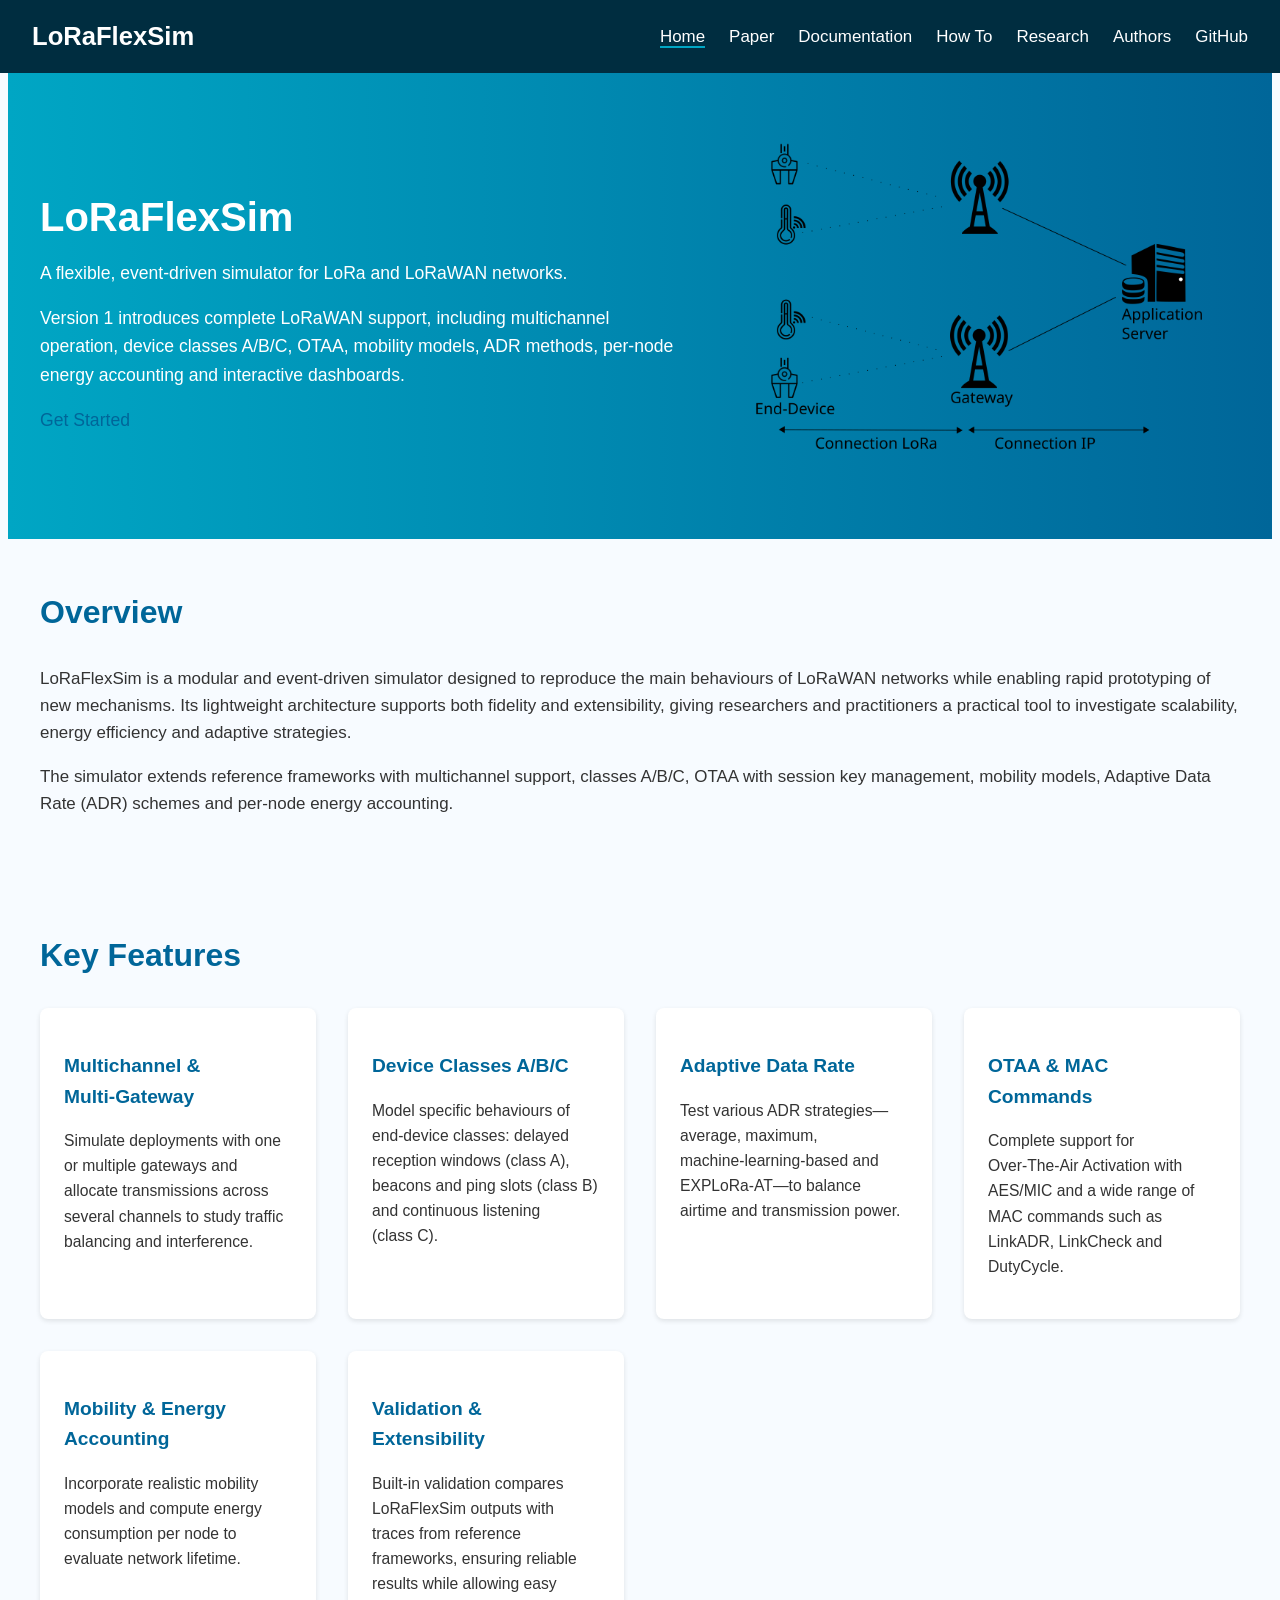
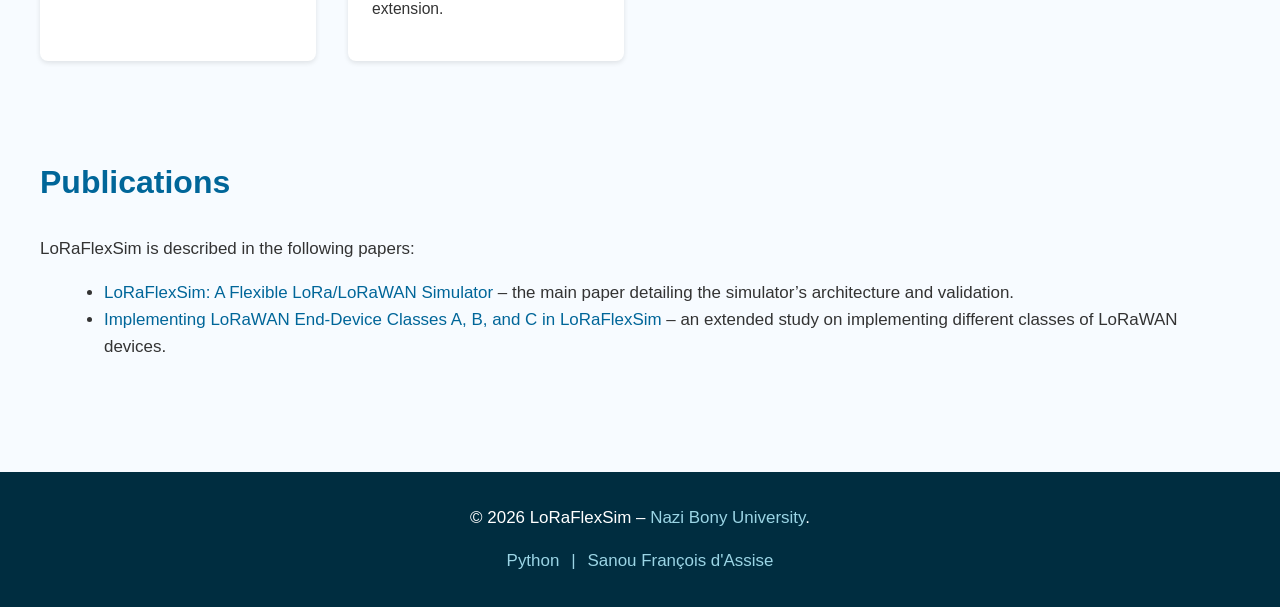
<file: index.html>
<!DOCTYPE html>
<html lang="en">
<head>
    <meta charset="UTF-8">
    <meta name="viewport" content="width=device-width, initial-scale=1.0">
    <title>LoRaFlexSim – Flexible LoRa/LoRaWAN Simulator</title>
    <link rel="icon" type="image/png" href="assets/favicon.png">
    <link rel="apple-touch-icon" href="assets/favicon.png">
    <link rel="manifest" href="site.webmanifest">
    <link rel="stylesheet" href="style.css">
</head>
<body>
    <header>
        <div class="logo">LoRaFlexSim</div>
        <button class="nav-toggle" type="button" aria-label="Afficher le menu principal" aria-expanded="false" aria-controls="primary-navigation">
            <span class="hamburger" aria-hidden="true">
                <span class="hamburger-line"></span>
                <span class="hamburger-line"></span>
                <span class="hamburger-line"></span>
            </span>
        </button>
        <nav id="primary-navigation" class="site-nav">
            <ul>
                <li><a href="index.html">Home</a></li>
                <li><a href="paper.html">Paper</a></li>
                <li><a href="documentation.html">Documentation</a></li>
                <li><a href="howto/index.html">How To</a></li>
                <li><a href="research.html">Research</a></li>
                <li><a href="authors.html">Authors</a></li>
                <li><a href="https://github.com/LoRaFlexSim/LoRaFlexSim" target="_blank" rel="noopener noreferrer">GitHub</a></li>
            </ul>
        </nav>
    </header>

    <section class="hero">
        <div class="hero-text">
            <h1>LoRaFlexSim</h1>
            <p>A flexible, event‑driven simulator for LoRa and LoRaWAN networks.</p>
            <p>Version 1 introduces complete LoRaWAN support, including multichannel operation, device classes A/B/C, OTAA, mobility models, ADR methods, per‑node energy accounting and interactive dashboards.</p>
            <p><a class="link-button" href="howto/index.html">Get Started</a></p>
        </div>
        <div class="hero-img">
            <img src="images/lorawan_architecture.png" alt="LoRa/LoRaWAN network architecture">
        </div>
    </section>

    <section id="overview">
        <h2>Overview</h2>
        <p>LoRaFlexSim is a modular and event‑driven simulator designed to reproduce the main behaviours of LoRaWAN networks while enabling rapid prototyping of new mechanisms. Its lightweight architecture supports both fidelity and extensibility, giving researchers and practitioners a practical tool to investigate scalability, energy efficiency and adaptive strategies.</p>
        <p>The simulator extends reference frameworks with multichannel support, classes A/B/C, OTAA with session key management, mobility models, Adaptive Data Rate (ADR) schemes and per‑node energy accounting.</p>
    </section>

    <section id="features">
        <h2>Key Features</h2>
        <div class="features">
            <div class="feature">
                <h3>Multichannel & Multi‑Gateway</h3>
                <p>Simulate deployments with one or multiple gateways and allocate transmissions across several channels to study traffic balancing and interference.</p>
            </div>
            <div class="feature">
                <h3>Device Classes A/B/C</h3>
                <p>Model specific behaviours of end‑device classes: delayed reception windows (class A), beacons and ping slots (class B) and continuous listening (class C).</p>
            </div>
            <div class="feature">
                <h3>Adaptive Data Rate</h3>
                <p>Test various ADR strategies—average, maximum, machine‑learning‑based and EXPLoRa‑AT—to balance airtime and transmission power.</p>
            </div>
            <div class="feature">
                <h3>OTAA & MAC Commands</h3>
                <p>Complete support for Over‑The‑Air Activation with AES/MIC and a wide range of MAC commands such as LinkADR, LinkCheck and DutyCycle.</p>
            </div>
            <div class="feature">
                <h3>Mobility & Energy Accounting</h3>
                <p>Incorporate realistic mobility models and compute energy consumption per node to evaluate network lifetime.</p>
            </div>
            <div class="feature">
                <h3>Validation & Extensibility</h3>
                <p>Built‑in validation compares LoRaFlexSim outputs with traces from reference frameworks, ensuring reliable results while allowing easy extension.</p>
            </div>
        </div>
    </section>

    <section id="publications">
        <h2>Publications</h2>
        <p>LoRaFlexSim is described in the following papers:</p>
        <ul>
            <li><a href="https://ieeexplore.ieee.org/abstract/document/11304034" target="_blank" rel="noopener noreferrer">LoRaFlexSim: A Flexible LoRa/LoRaWAN Simulator</a> – the main paper detailing the simulator’s architecture and validation.</li>
            <li><a href="https://ieeexplore.ieee.org/abstract/document/11323245" target="_blank" rel="noopener noreferrer">Implementing LoRaWAN End‑Device Classes A, B, and C in LoRaFlexSim</a> – an extended study on implementing different classes of LoRaWAN devices.</li>
        </ul>
    </section>
    <footer class="site-footer">
        <p class="footer-copy">© 2026 LoRaFlexSim – <a href="https://www.univ-bobo.gov.bf/" target="_blank" rel="noopener noreferrer">Nazi Bony University</a>.</p>
        <p class="footer-links"><a href="https://www.python.org/" target="_blank" rel="noopener noreferrer">Python</a> <span class="footer-separator" aria-hidden="true">|</span> <a href="https://fasanou.netlify.app/" target="_blank" rel="noopener noreferrer">Sanou François d'Assise</a></p>
    </footer>
    <script src="script.js"></script>
</body>
</html>
</file>
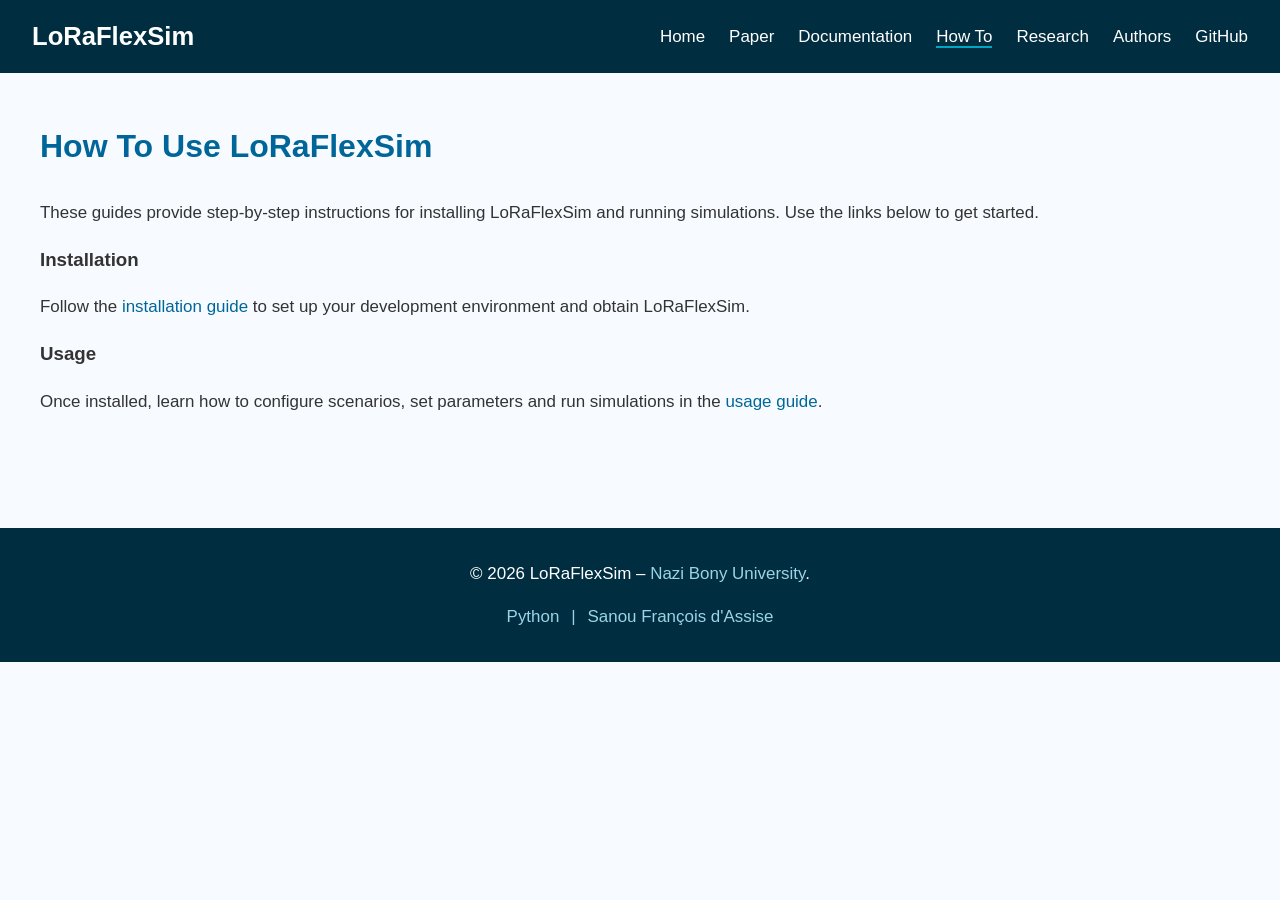
<file: howto/index.html>
<!DOCTYPE html>
<html lang="en">
<head>
    <meta charset="UTF-8">
    <meta name="viewport" content="width=device-width, initial-scale=1.0">
    <title>How To – LoRaFlexSim</title>
    <link rel="icon" type="image/png" href="../assets/favicon.png">
    <link rel="apple-touch-icon" href="../assets/favicon.png">
    <link rel="manifest" href="../site.webmanifest">
    <link rel="stylesheet" href="../style.css">
</head>
<body>
    <header>
        <div class="logo">LoRaFlexSim</div>
        <button class="nav-toggle" type="button" aria-label="Afficher le menu principal" aria-expanded="false" aria-controls="primary-navigation">
            <span class="hamburger" aria-hidden="true">
                <span class="hamburger-line"></span>
                <span class="hamburger-line"></span>
                <span class="hamburger-line"></span>
            </span>
        </button>
        <nav id="primary-navigation" class="site-nav">
            <ul>
                <li><a href="../index.html">Home</a></li>
                <li><a href="../paper.html">Paper</a></li>
                <li><a href="../documentation.html">Documentation</a></li>
                <li><a href="index.html">How To</a></li>
                <li><a href="../research.html">Research</a></li>
                <li><a href="../authors.html">Authors</a></li>
                <li><a href="https://github.com/LoRaFlexSim/LoRaFlexSim" target="_blank" rel="noopener noreferrer">GitHub</a></li>
            </ul>
        </nav>
    </header>

    <section>
        <h2>How To Use LoRaFlexSim</h2>
        <p>These guides provide step‑by‑step instructions for installing LoRaFlexSim and running simulations. Use the links below to get started.</p>
        <h3>Installation</h3>
        <p>Follow the <a href="installation.html">installation guide</a> to set up your development environment and obtain LoRaFlexSim.</p>
        <h3>Usage</h3>
        <p>Once installed, learn how to configure scenarios, set parameters and run simulations in the <a href="usage.html">usage guide</a>.</p>
    </section>
    <footer class="site-footer">
        <p class="footer-copy">© 2026 LoRaFlexSim – <a href="https://www.univ-bobo.gov.bf/" target="_blank" rel="noopener noreferrer">Nazi Bony University</a>.</p>
        <p class="footer-links"><a href="https://www.python.org/" target="_blank" rel="noopener noreferrer">Python</a> <span class="footer-separator" aria-hidden="true">|</span> <a href="https://fasanou.netlify.app/" target="_blank" rel="noopener noreferrer">Sanou François d'Assise</a></p>
    </footer>
    <script src="../script.js"></script>
</body>
</html>
</file>
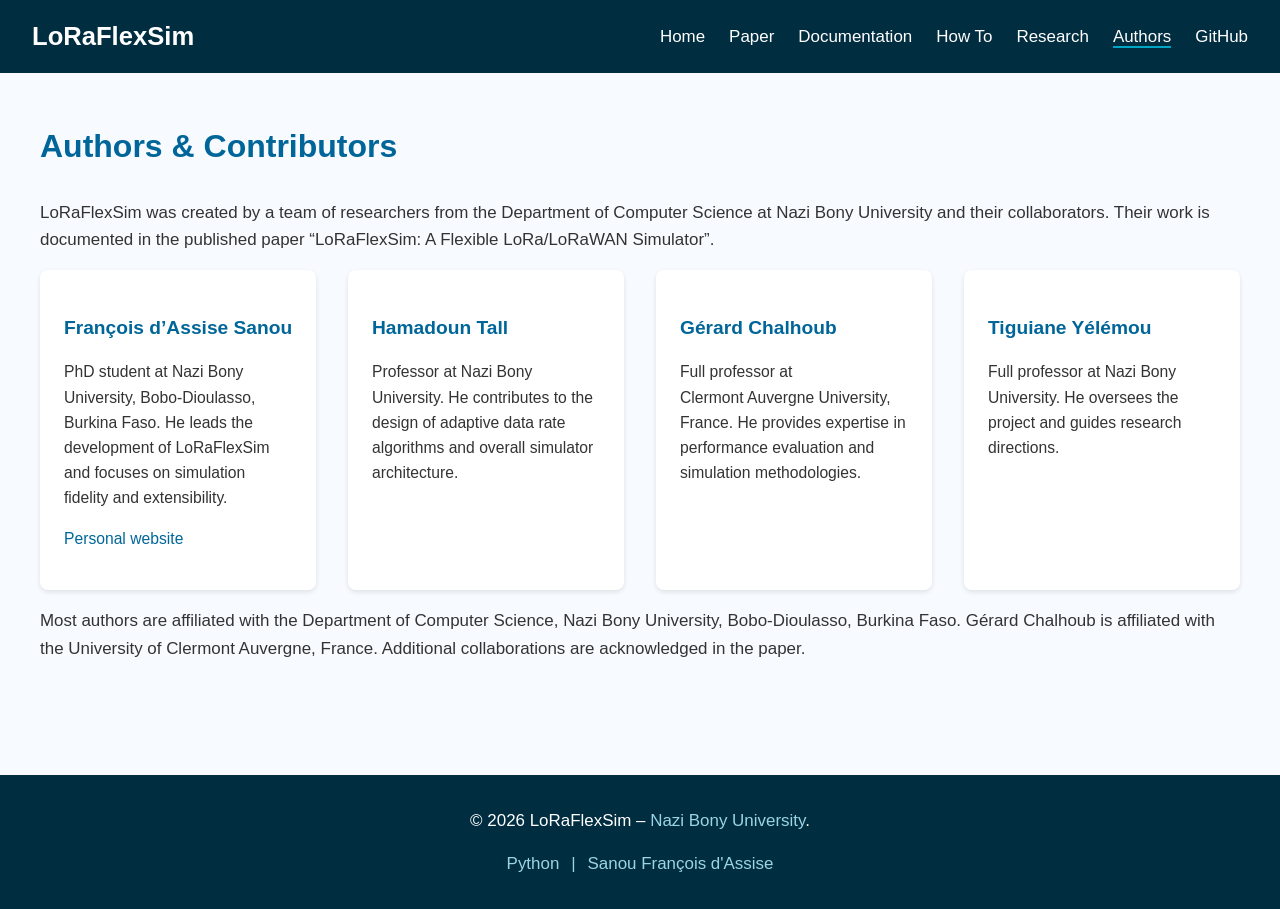
<file: authors.html>
<!DOCTYPE html>
<html lang="en">
<head>
    <meta charset="UTF-8">
    <meta name="viewport" content="width=device-width, initial-scale=1.0">
    <title>Authors – LoRaFlexSim</title>
    <link rel="icon" type="image/png" href="assets/favicon.png">
    <link rel="apple-touch-icon" href="assets/favicon.png">
    <link rel="manifest" href="site.webmanifest">
    <link rel="stylesheet" href="style.css">
</head>
<body>
    <header>
        <div class="logo">LoRaFlexSim</div>
        <button class="nav-toggle" type="button" aria-label="Afficher le menu principal" aria-expanded="false" aria-controls="primary-navigation">
            <span class="hamburger" aria-hidden="true">
                <span class="hamburger-line"></span>
                <span class="hamburger-line"></span>
                <span class="hamburger-line"></span>
            </span>
        </button>
        <nav id="primary-navigation" class="site-nav">
            <ul>
                <li><a href="index.html">Home</a></li>
                <li><a href="paper.html">Paper</a></li>
                <li><a href="documentation.html">Documentation</a></li>
                <li><a href="howto/index.html">How To</a></li>
                <li><a href="research.html">Research</a></li>
                <li><a href="authors.html">Authors</a></li>
                <li><a href="https://github.com/LoRaFlexSim/LoRaFlexSim" target="_blank" rel="noopener noreferrer">GitHub</a></li>
            </ul>
        </nav>
    </header>
    <section>
        <h2>Authors &amp; Contributors</h2>
        <p>LoRaFlexSim was created by a team of researchers from the Department of Computer Science at Nazi Bony University and their collaborators. Their work is documented in the published paper “LoRaFlexSim: A Flexible LoRa/LoRaWAN Simulator”.</p>
        <div class="features">
            <div class="feature">
                <h3>François d’Assise Sanou</h3>
                <p>PhD student at Nazi Bony University, Bobo‑Dioulasso, Burkina Faso. He leads the development of LoRaFlexSim and focuses on simulation fidelity and extensibility.</p>
                <p><a href="https://fasanou.netlify.app/" target="_blank" rel="noopener noreferrer">Personal website</a></p>
            </div>
            <div class="feature">
                <h3>Hamadoun Tall</h3>
                <p>Professor at Nazi Bony University. He contributes to the design of adaptive data rate algorithms and overall simulator architecture.</p>
            </div>
            <div class="feature">
                <h3>Gérard Chalhoub</h3>
                <p>Full professor at Clermont Auvergne University, France. He provides expertise in performance evaluation and simulation methodologies.</p>
            </div>
            <div class="feature">
                <h3>Tiguiane Yélémou</h3>
                <p>Full professor at Nazi Bony University. He oversees the project and guides research directions.</p>
            </div>
        </div>
        <p>Most authors are affiliated with the Department of Computer Science, Nazi Bony University, Bobo‑Dioulasso, Burkina Faso. Gérard Chalhoub is affiliated with the University of Clermont Auvergne, France. Additional collaborations are acknowledged in the paper.</p>
    </section>
    <footer class="site-footer">
        <p class="footer-copy">© 2026 LoRaFlexSim – <a href="https://www.univ-bobo.gov.bf/" target="_blank" rel="noopener noreferrer">Nazi Bony University</a>.</p>
        <p class="footer-links"><a href="https://www.python.org/" target="_blank" rel="noopener noreferrer">Python</a> <span class="footer-separator" aria-hidden="true">|</span> <a href="https://fasanou.netlify.app/" target="_blank" rel="noopener noreferrer">Sanou François d'Assise</a></p>
    </footer>
    <script src="script.js"></script>
</body>
</html>
</file>
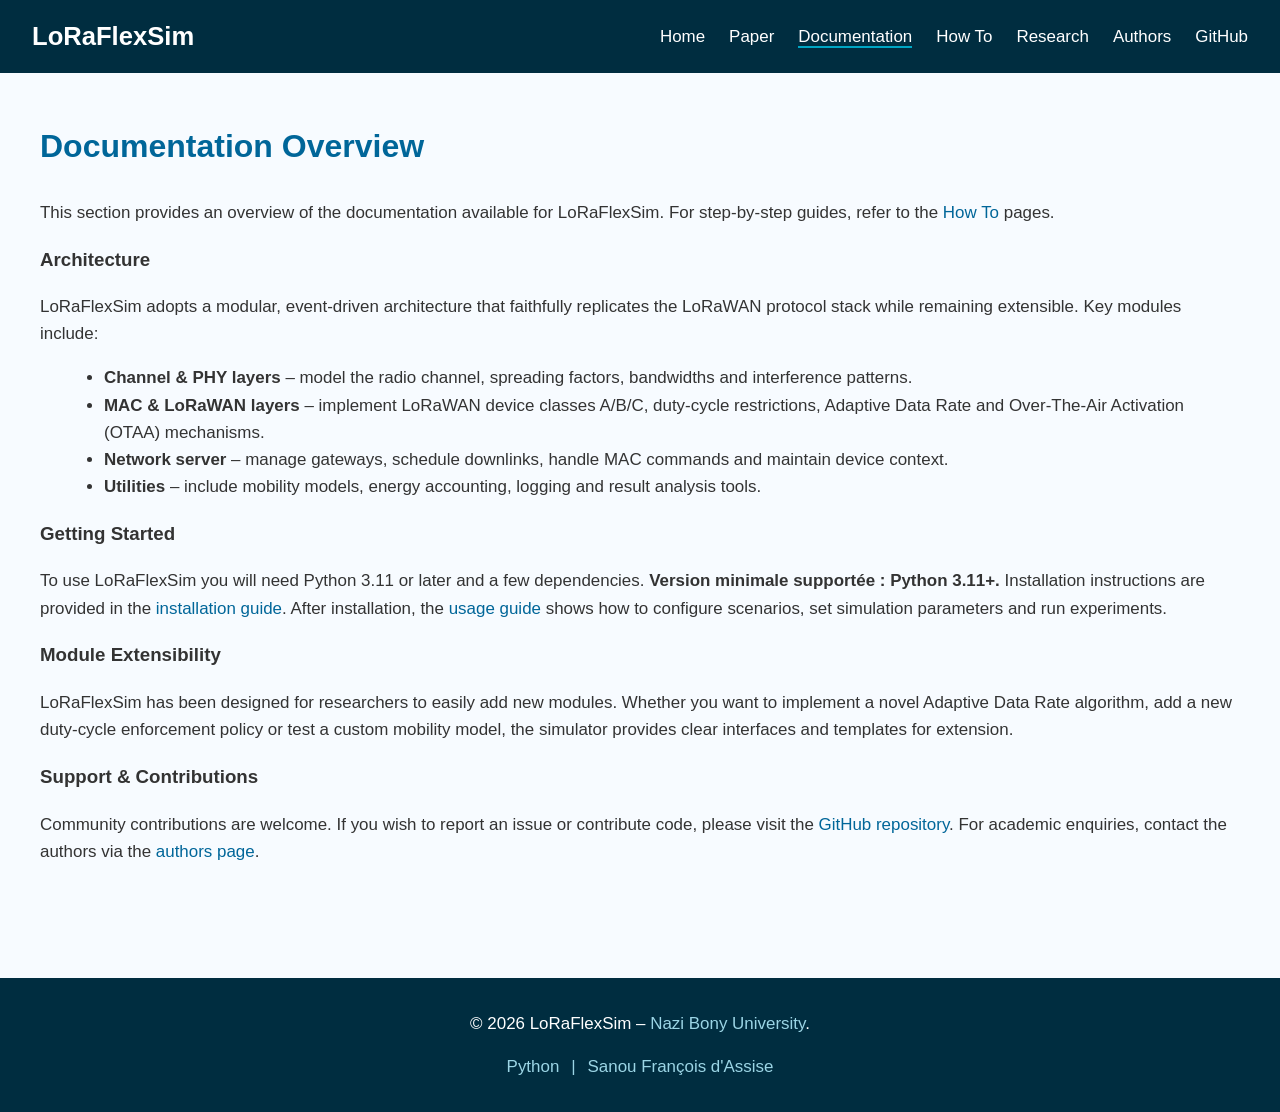
<file: documentation.html>
<!DOCTYPE html>
<html lang="en">
<head>
    <meta charset="UTF-8">
    <meta name="viewport" content="width=device-width, initial-scale=1.0">
    <title>Documentation – LoRaFlexSim</title>
    <link rel="icon" type="image/png" href="assets/favicon.png">
    <link rel="apple-touch-icon" href="assets/favicon.png">
    <link rel="manifest" href="site.webmanifest">
    <link rel="stylesheet" href="style.css">
</head>
<body>
    <header>
        <div class="logo">LoRaFlexSim</div>
        <button class="nav-toggle" type="button" aria-label="Afficher le menu principal" aria-expanded="false" aria-controls="primary-navigation">
            <span class="hamburger" aria-hidden="true">
                <span class="hamburger-line"></span>
                <span class="hamburger-line"></span>
                <span class="hamburger-line"></span>
            </span>
        </button>
        <nav id="primary-navigation" class="site-nav">
            <ul>
                <li><a href="index.html">Home</a></li>
                <li><a href="paper.html">Paper</a></li>
                <li><a href="documentation.html">Documentation</a></li>
                <li><a href="howto/index.html">How To</a></li>
                <li><a href="research.html">Research</a></li>
                <li><a href="authors.html">Authors</a></li>
                <li><a href="https://github.com/LoRaFlexSim/LoRaFlexSim" target="_blank" rel="noopener noreferrer">GitHub</a></li>
            </ul>
        </nav>
    </header>
    <section>
        <h2>Documentation Overview</h2>
        <p>This section provides an overview of the documentation available for LoRaFlexSim. For step‑by‑step guides, refer to the <a href="howto/index.html">How To</a> pages.</p>
        <h3>Architecture</h3>
        <p>LoRaFlexSim adopts a modular, event‑driven architecture that faithfully replicates the LoRaWAN protocol stack while remaining extensible. Key modules include:</p>
        <ul>
            <li><strong>Channel & PHY layers</strong> – model the radio channel, spreading factors, bandwidths and interference patterns.</li>
            <li><strong>MAC & LoRaWAN layers</strong> – implement LoRaWAN device classes A/B/C, duty‑cycle restrictions, Adaptive Data Rate and Over‑The‑Air Activation (OTAA) mechanisms.</li>
            <li><strong>Network server</strong> – manage gateways, schedule downlinks, handle MAC commands and maintain device context.</li>
            <li><strong>Utilities</strong> – include mobility models, energy accounting, logging and result analysis tools.</li>
        </ul>
        <h3>Getting Started</h3>
        <p>To use LoRaFlexSim you will need Python 3.11 or later and a few dependencies. <strong>Version minimale supportée : Python 3.11+.</strong> Installation instructions are provided in the <a href="howto/installation.html">installation guide</a>. After installation, the <a href="howto/usage.html">usage guide</a> shows how to configure scenarios, set simulation parameters and run experiments.</p>
        <h3>Module Extensibility</h3>
        <p>LoRaFlexSim has been designed for researchers to easily add new modules. Whether you want to implement a novel Adaptive Data Rate algorithm, add a new duty‑cycle enforcement policy or test a custom mobility model, the simulator provides clear interfaces and templates for extension.</p>
        <h3>Support & Contributions</h3>
        <p>Community contributions are welcome. If you wish to report an issue or contribute code, please visit the <a href="https://github.com/LoRaFlexSim/LoRaFlexSim" target="_blank" rel="noopener noreferrer">GitHub repository</a>. For academic enquiries, contact the authors via the <a href="authors.html">authors page</a>.</p>
    </section>
    <footer class="site-footer">
        <p class="footer-copy">© 2026 LoRaFlexSim – <a href="https://www.univ-bobo.gov.bf/" target="_blank" rel="noopener noreferrer">Nazi Bony University</a>.</p>
        <p class="footer-links"><a href="https://www.python.org/" target="_blank" rel="noopener noreferrer">Python</a> <span class="footer-separator" aria-hidden="true">|</span> <a href="https://fasanou.netlify.app/" target="_blank" rel="noopener noreferrer">Sanou François d'Assise</a></p>
    </footer>
    <script src="script.js"></script>
</body>
</html>
</file>
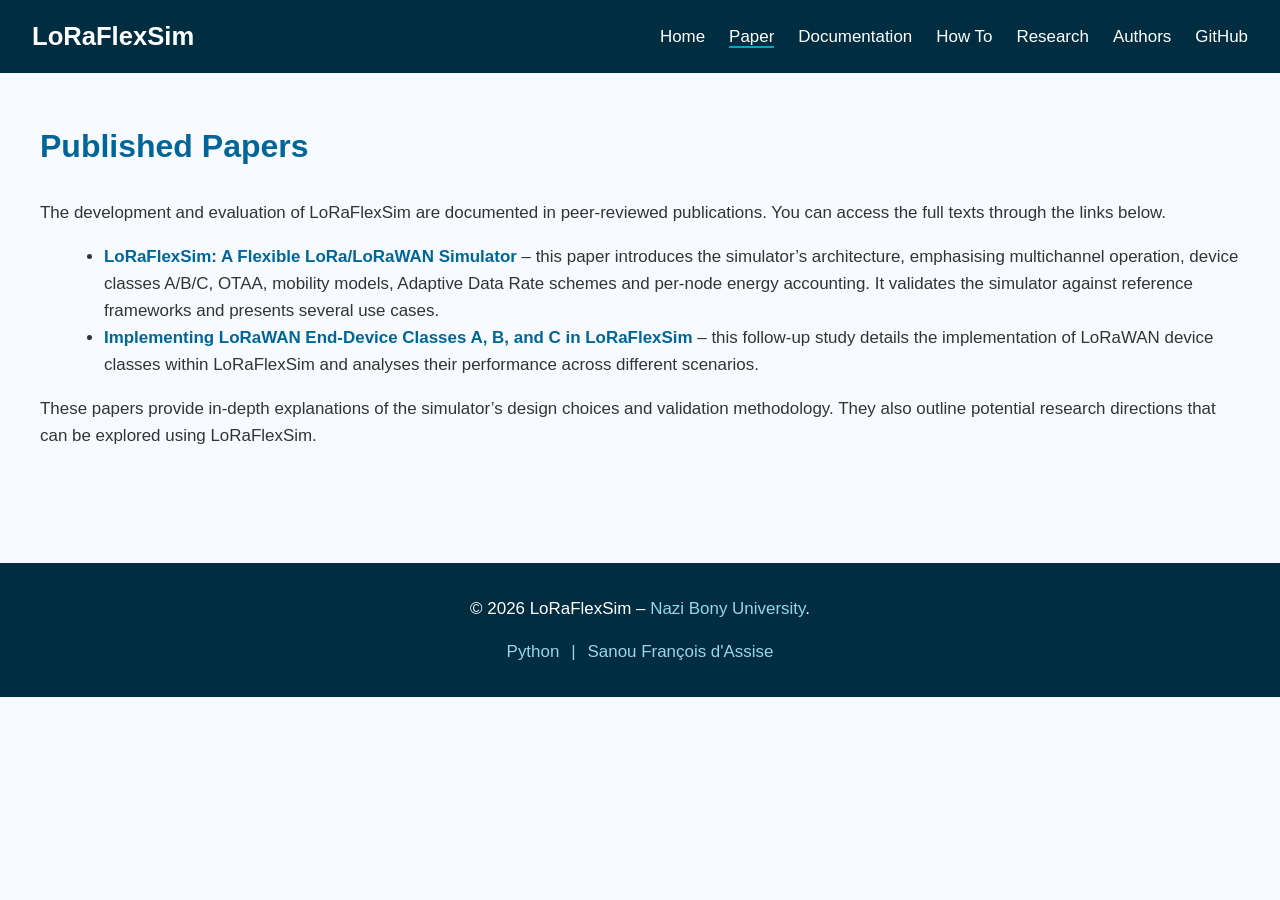
<file: paper.html>
<!DOCTYPE html>
<html lang="en">
<head>
    <meta charset="UTF-8">
    <meta name="viewport" content="width=device-width, initial-scale=1.0">
    <title>Paper – LoRaFlexSim</title>
    <link rel="icon" type="image/png" href="assets/favicon.png">
    <link rel="apple-touch-icon" href="assets/favicon.png">
    <link rel="manifest" href="site.webmanifest">
    <link rel="stylesheet" href="style.css">
</head>
<body>
    <header>
        <div class="logo">LoRaFlexSim</div>
        <button class="nav-toggle" type="button" aria-label="Afficher le menu principal" aria-expanded="false" aria-controls="primary-navigation">
            <span class="hamburger" aria-hidden="true">
                <span class="hamburger-line"></span>
                <span class="hamburger-line"></span>
                <span class="hamburger-line"></span>
            </span>
        </button>
        <nav id="primary-navigation" class="site-nav">
            <ul>
                <li><a href="index.html">Home</a></li>
                <li><a href="paper.html">Paper</a></li>
                <li><a href="documentation.html">Documentation</a></li>
                <li><a href="howto/index.html">How To</a></li>
                <li><a href="research.html">Research</a></li>
                <li><a href="authors.html">Authors</a></li>
                <li><a href="https://github.com/LoRaFlexSim/LoRaFlexSim" target="_blank" rel="noopener noreferrer">GitHub</a></li>
            </ul>
        </nav>
    </header>
    <section>
        <h2>Published Papers</h2>
        <p>The development and evaluation of LoRaFlexSim are documented in peer‑reviewed publications. You can access the full texts through the links below.</p>
        <ul>
            <li><strong><a href="https://ieeexplore.ieee.org/abstract/document/11304034" target="_blank" rel="noopener noreferrer">LoRaFlexSim: A Flexible LoRa/LoRaWAN Simulator</a></strong> – this paper introduces the simulator’s architecture, emphasising multichannel operation, device classes A/B/C, OTAA, mobility models, Adaptive Data Rate schemes and per‑node energy accounting. It validates the simulator against reference frameworks and presents several use cases.</li>
            <li><strong><a href="https://ieeexplore.ieee.org/abstract/document/11323245" target="_blank" rel="noopener noreferrer">Implementing LoRaWAN End‑Device Classes A, B, and C in LoRaFlexSim</a></strong> – this follow‑up study details the implementation of LoRaWAN device classes within LoRaFlexSim and analyses their performance across different scenarios.</li>
        </ul>
        <p>These papers provide in‑depth explanations of the simulator’s design choices and validation methodology. They also outline potential research directions that can be explored using LoRaFlexSim.</p>
    </section>
    <footer class="site-footer">
        <p class="footer-copy">© 2026 LoRaFlexSim – <a href="https://www.univ-bobo.gov.bf/" target="_blank" rel="noopener noreferrer">Nazi Bony University</a>.</p>
        <p class="footer-links"><a href="https://www.python.org/" target="_blank" rel="noopener noreferrer">Python</a> <span class="footer-separator" aria-hidden="true">|</span> <a href="https://fasanou.netlify.app/" target="_blank" rel="noopener noreferrer">Sanou François d'Assise</a></p>
    </footer>
    <script src="script.js"></script>
</body>
</html>
</file>
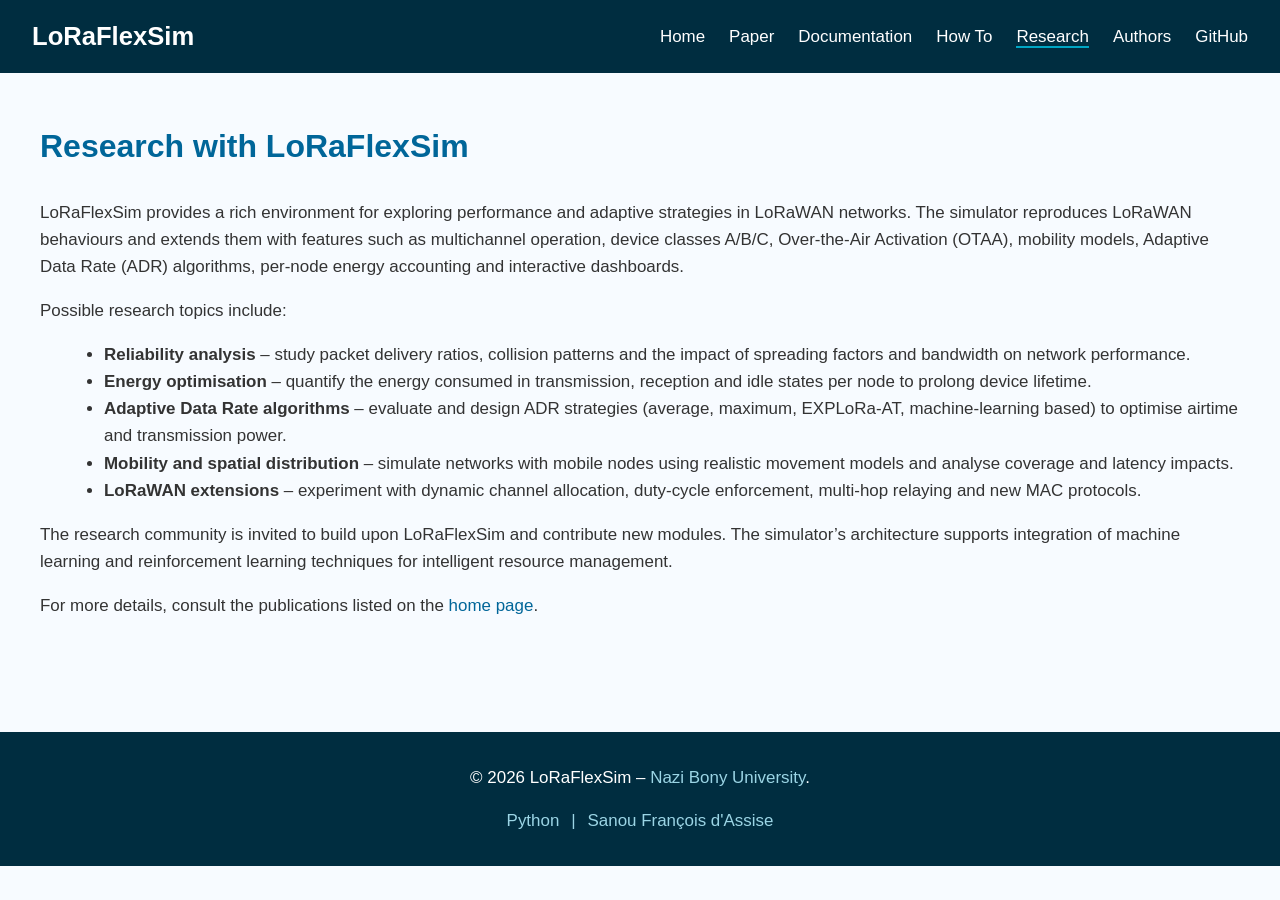
<file: research.html>
<!DOCTYPE html>
<html lang="en">
<head>
    <meta charset="UTF-8">
    <meta name="viewport" content="width=device-width, initial-scale=1.0">
    <title>Research – LoRaFlexSim</title>
    <link rel="icon" type="image/png" href="assets/favicon.png">
    <link rel="apple-touch-icon" href="assets/favicon.png">
    <link rel="manifest" href="site.webmanifest">
    <link rel="stylesheet" href="style.css">
</head>
<body>
    <header>
        <div class="logo">LoRaFlexSim</div>
        <button class="nav-toggle" type="button" aria-label="Afficher le menu principal" aria-expanded="false" aria-controls="primary-navigation">
            <span class="hamburger" aria-hidden="true">
                <span class="hamburger-line"></span>
                <span class="hamburger-line"></span>
                <span class="hamburger-line"></span>
            </span>
        </button>
        <nav id="primary-navigation" class="site-nav">
            <ul>
                <li><a href="index.html">Home</a></li>
                <li><a href="paper.html">Paper</a></li>
                <li><a href="documentation.html">Documentation</a></li>
                <li><a href="howto/index.html">How To</a></li>
                <li><a href="research.html">Research</a></li>
                <li><a href="authors.html">Authors</a></li>
                <li><a href="https://github.com/LoRaFlexSim/LoRaFlexSim" target="_blank" rel="noopener noreferrer">GitHub</a></li>
            </ul>
        </nav>
    </header>
    <section>
        <h2>Research with LoRaFlexSim</h2>
        <p>LoRaFlexSim provides a rich environment for exploring performance and adaptive strategies in LoRaWAN networks. The simulator reproduces LoRaWAN behaviours and extends them with features such as multichannel operation, device classes A/B/C, Over‑the‑Air Activation (OTAA), mobility models, Adaptive Data Rate (ADR) algorithms, per‑node energy accounting and interactive dashboards.</p>
        <p>Possible research topics include:</p>
        <ul>
            <li><strong>Reliability analysis</strong> – study packet delivery ratios, collision patterns and the impact of spreading factors and bandwidth on network performance.</li>
            <li><strong>Energy optimisation</strong> – quantify the energy consumed in transmission, reception and idle states per node to prolong device lifetime.</li>
            <li><strong>Adaptive Data Rate algorithms</strong> – evaluate and design ADR strategies (average, maximum, EXPLoRa‑AT, machine‑learning based) to optimise airtime and transmission power.</li>
            <li><strong>Mobility and spatial distribution</strong> – simulate networks with mobile nodes using realistic movement models and analyse coverage and latency impacts.</li>
            <li><strong>LoRaWAN extensions</strong> – experiment with dynamic channel allocation, duty‑cycle enforcement, multi‑hop relaying and new MAC protocols.</li>
        </ul>
        <p>The research community is invited to build upon LoRaFlexSim and contribute new modules. The simulator’s architecture supports integration of machine learning and reinforcement learning techniques for intelligent resource management.</p>
        <p>For more details, consult the publications listed on the <a href="index.html#publications">home page</a>.</p>
    </section>
    <footer class="site-footer">
        <p class="footer-copy">© 2026 LoRaFlexSim – <a href="https://www.univ-bobo.gov.bf/" target="_blank" rel="noopener noreferrer">Nazi Bony University</a>.</p>
        <p class="footer-links"><a href="https://www.python.org/" target="_blank" rel="noopener noreferrer">Python</a> <span class="footer-separator" aria-hidden="true">|</span> <a href="https://fasanou.netlify.app/" target="_blank" rel="noopener noreferrer">Sanou François d'Assise</a></p>
    </footer>
    <script src="script.js"></script>
</body>
</html>
</file>
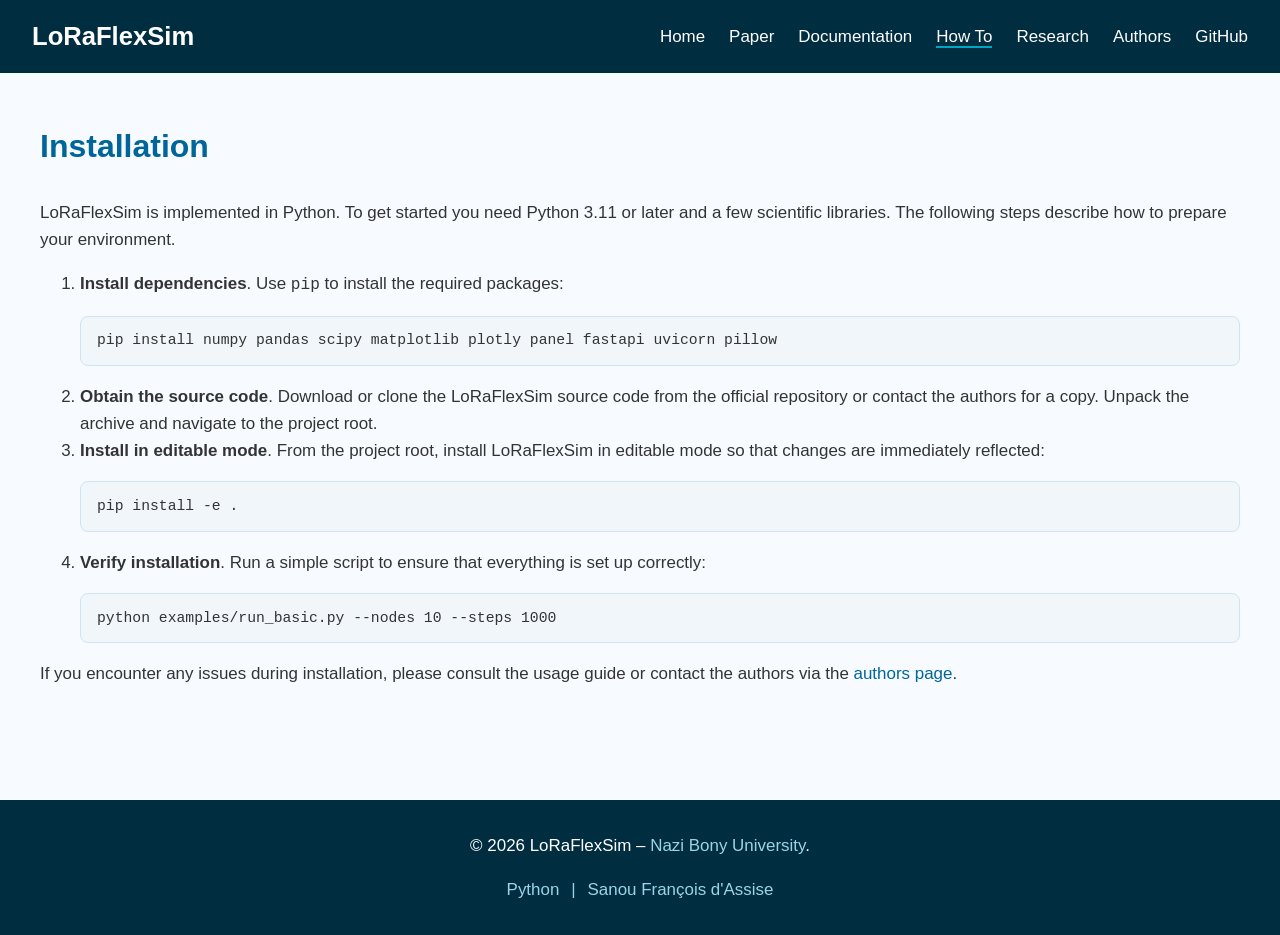
<file: howto/installation.html>
<!DOCTYPE html>
<html lang="en">
<head>
    <meta charset="UTF-8">
    <meta name="viewport" content="width=device-width, initial-scale=1.0">
    <title>Installation – LoRaFlexSim</title>
    <link rel="icon" type="image/png" href="../assets/favicon.png">
    <link rel="apple-touch-icon" href="../assets/favicon.png">
    <link rel="manifest" href="../site.webmanifest">
    <link rel="stylesheet" href="../style.css">
</head>
<body>
    <header>
        <div class="logo">LoRaFlexSim</div>
        <button class="nav-toggle" type="button" aria-label="Afficher le menu principal" aria-expanded="false" aria-controls="primary-navigation">
            <span class="hamburger" aria-hidden="true">
                <span class="hamburger-line"></span>
                <span class="hamburger-line"></span>
                <span class="hamburger-line"></span>
            </span>
        </button>
        <nav id="primary-navigation" class="site-nav">
            <ul>
                <li><a href="../index.html">Home</a></li>
                <li><a href="../paper.html">Paper</a></li>
                <li><a href="../documentation.html">Documentation</a></li>
                <li><a href="index.html">How To</a></li>
                <li><a href="../research.html">Research</a></li>
                <li><a href="../authors.html">Authors</a></li>
                <li><a href="https://github.com/LoRaFlexSim/LoRaFlexSim" target="_blank" rel="noopener noreferrer">GitHub</a></li>
            </ul>
        </nav>
    </header>
    <section>
        <h2>Installation</h2>
        <p>LoRaFlexSim is implemented in Python. To get started you need Python 3.11 or later and a few scientific libraries. The following steps describe how to prepare your environment.</p>
        <ol>
            <li><strong>Install dependencies</strong>. Use <code>pip</code> to install the required packages:
                <pre><code>pip install numpy pandas scipy matplotlib plotly panel fastapi uvicorn pillow</code></pre>
            </li>
            <li><strong>Obtain the source code</strong>. Download or clone the LoRaFlexSim source code from the official repository or contact the authors for a copy. Unpack the archive and navigate to the project root.</li>
            <li><strong>Install in editable mode</strong>. From the project root, install LoRaFlexSim in editable mode so that changes are immediately reflected:
                <pre><code>pip install -e .</code></pre>
            </li>
            <li><strong>Verify installation</strong>. Run a simple script to ensure that everything is set up correctly:
                <pre><code>python examples/run_basic.py --nodes 10 --steps 1000</code></pre>
            </li>
        </ol>
        <p>If you encounter any issues during installation, please consult the usage guide or contact the authors via the <a href="../authors.html">authors page</a>.</p>
    </section>
    <footer class="site-footer">
        <p class="footer-copy">© 2026 LoRaFlexSim – <a href="https://www.univ-bobo.gov.bf/" target="_blank" rel="noopener noreferrer">Nazi Bony University</a>.</p>
        <p class="footer-links"><a href="https://www.python.org/" target="_blank" rel="noopener noreferrer">Python</a> <span class="footer-separator" aria-hidden="true">|</span> <a href="https://fasanou.netlify.app/" target="_blank" rel="noopener noreferrer">Sanou François d'Assise</a></p>
    </footer>
    <script src="../script.js"></script>
</body>
</html>
</file>
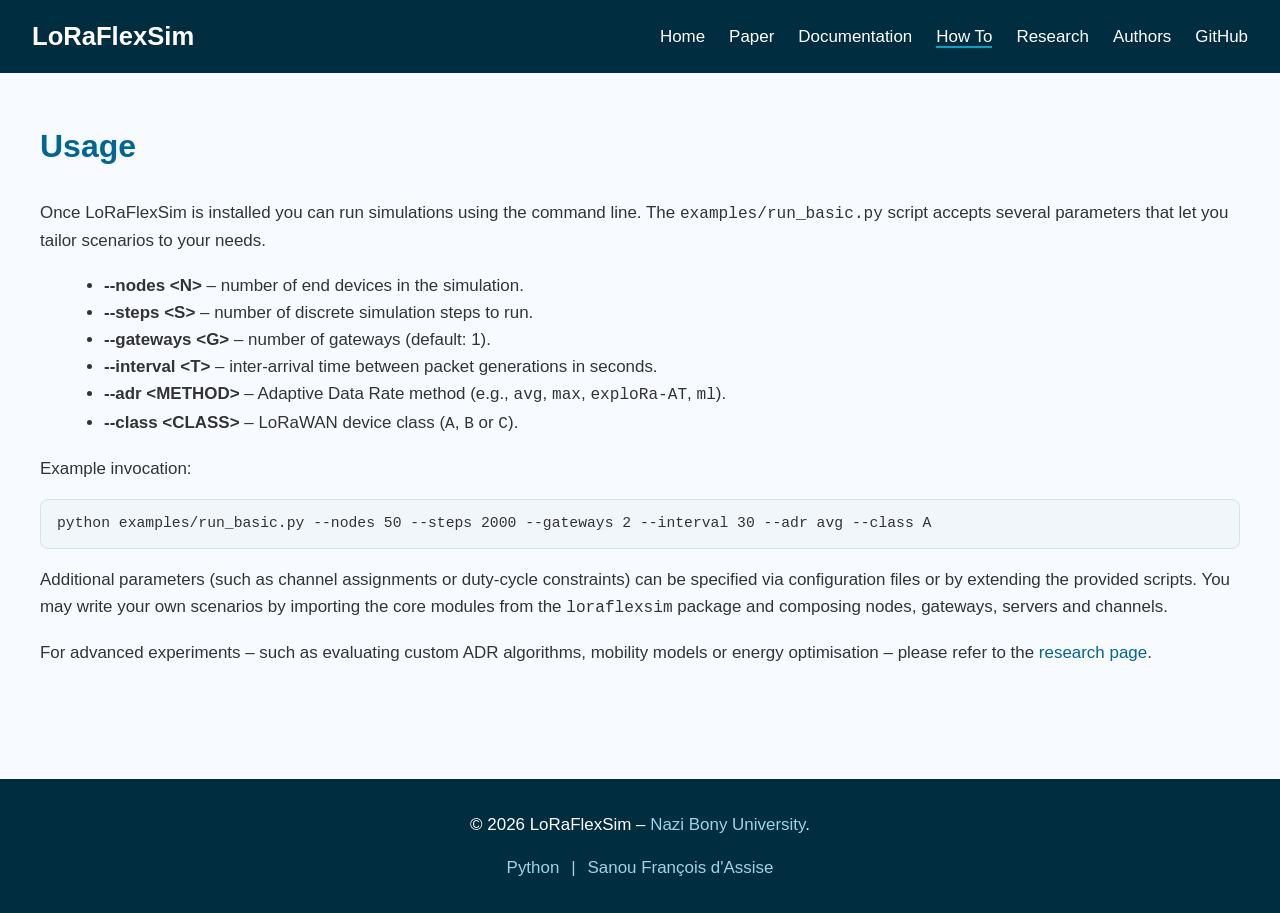
<file: howto/usage.html>
<!DOCTYPE html>
<html lang="en">
<head>
    <meta charset="UTF-8">
    <meta name="viewport" content="width=device-width, initial-scale=1.0">
    <title>Usage – LoRaFlexSim</title>
    <link rel="icon" type="image/png" href="../assets/favicon.png">
    <link rel="apple-touch-icon" href="../assets/favicon.png">
    <link rel="manifest" href="../site.webmanifest">
    <link rel="stylesheet" href="../style.css">
</head>
<body>
    <header>
        <div class="logo">LoRaFlexSim</div>
        <button class="nav-toggle" type="button" aria-label="Afficher le menu principal" aria-expanded="false" aria-controls="primary-navigation">
            <span class="hamburger" aria-hidden="true">
                <span class="hamburger-line"></span>
                <span class="hamburger-line"></span>
                <span class="hamburger-line"></span>
            </span>
        </button>
        <nav id="primary-navigation" class="site-nav">
            <ul>
                <li><a href="../index.html">Home</a></li>
                <li><a href="../paper.html">Paper</a></li>
                <li><a href="../documentation.html">Documentation</a></li>
                <li><a href="index.html">How To</a></li>
                <li><a href="../research.html">Research</a></li>
                <li><a href="../authors.html">Authors</a></li>
                <li><a href="https://github.com/LoRaFlexSim/LoRaFlexSim" target="_blank" rel="noopener noreferrer">GitHub</a></li>
            </ul>
        </nav>
    </header>
    <section>
        <h2>Usage</h2>
        <p>Once LoRaFlexSim is installed you can run simulations using the command line. The <code>examples/run_basic.py</code> script accepts several parameters that let you tailor scenarios to your needs.</p>
        <ul>
            <li><strong>--nodes &lt;N&gt;</strong> – number of end devices in the simulation.</li>
            <li><strong>--steps &lt;S&gt;</strong> – number of discrete simulation steps to run.</li>
            <li><strong>--gateways &lt;G&gt;</strong> – number of gateways (default: 1).</li>
            <li><strong>--interval &lt;T&gt;</strong> – inter‑arrival time between packet generations in seconds.</li>
            <li><strong>--adr &lt;METHOD&gt;</strong> – Adaptive Data Rate method (e.g., <code>avg</code>, <code>max</code>, <code>exploRa-AT</code>, <code>ml</code>).</li>
            <li><strong>--class &lt;CLASS&gt;</strong> – LoRaWAN device class (<code>A</code>, <code>B</code> or <code>C</code>).</li>
        </ul>
        <p>Example invocation:</p>
        <pre><code>python examples/run_basic.py --nodes 50 --steps 2000 --gateways 2 --interval 30 --adr avg --class A</code></pre>
        <p>Additional parameters (such as channel assignments or duty‑cycle constraints) can be specified via configuration files or by extending the provided scripts. You may write your own scenarios by importing the core modules from the <code>loraflexsim</code> package and composing nodes, gateways, servers and channels.</p>
        <p>For advanced experiments – such as evaluating custom ADR algorithms, mobility models or energy optimisation – please refer to the <a href="../research.html">research page</a>.</p>
    </section>
    <footer class="site-footer">
        <p class="footer-copy">© 2026 LoRaFlexSim – <a href="https://www.univ-bobo.gov.bf/" target="_blank" rel="noopener noreferrer">Nazi Bony University</a>.</p>
        <p class="footer-links"><a href="https://www.python.org/" target="_blank" rel="noopener noreferrer">Python</a> <span class="footer-separator" aria-hidden="true">|</span> <a href="https://fasanou.netlify.app/" target="_blank" rel="noopener noreferrer">Sanou François d'Assise</a></p>
    </footer>
    <script src="../script.js"></script>
</body>
</html>
</file>
<file: style.css>
/* Global styles for the LoRaFlexSim website */
body {
    margin: 0;
    font-family: "Segoe UI", Tahoma, Geneva, Verdana, sans-serif;
    line-height: 1.6;
    color: #333;
    background-color: #f7fbff;
}

a {
    color: #006699;
    text-decoration: none;
}

a:hover {
    text-decoration: underline;
}

header {
    position: relative;
    background-color: #002d40;
    color: white;
    padding: clamp(0.7rem, 2vw, 1rem) clamp(0.9rem, 4vw, 2rem);
    display: flex;
    justify-content: space-between;
    align-items: center;
}

.site-nav {
    margin-left: auto;
}

header .logo {
    font-size: 1.6rem;
    font-weight: bold;
}

.nav-toggle {
    display: none;
    margin-left: auto;
    border: 1px solid rgba(255, 255, 255, 0.6);
    border-radius: 6px;
    background: transparent;
    color: white;
    padding: 0.35rem 0.55rem;
    font-size: 1.2rem;
    line-height: 1;
    cursor: pointer;
}


.hamburger {
    display: inline-flex;
    flex-direction: column;
    justify-content: center;
    gap: 0.2rem;
}

.hamburger-line {
    width: 1.2rem;
    height: 2px;
    background-color: currentColor;
    border-radius: 1px;
}

.nav-toggle:focus-visible,
nav a:focus-visible {
    outline: 2px solid #00a6c4;
    outline-offset: 2px;
}

nav ul {
    list-style: none;
    display: flex;
    margin: 0;
    padding: 0;
}

nav li {
    margin-left: 1.5rem;
}

nav a {
    color: white;
    font-weight: 500;
}

/* Highlight current navigation link */
.active {
    border-bottom: 2px solid #00a6c4;
}

.hero {
    display: flex;
    flex-wrap: wrap;
    align-items: center;
    justify-content: space-between;
    padding: clamp(1.5rem, 5vw, 4rem) clamp(0.9rem, 4vw, 2rem);
    background: linear-gradient(90deg, #00a6c4 0%, #006699 100%);
    color: white;
}

.hero-text {
    flex: 1 1 50%;
    padding-right: 2rem;
}

.hero-text h1 {
    font-size: clamp(1.65rem, 5.4vw, 2.5rem);
    margin-bottom: 1rem;
    line-height: 1.2;
}

.hero-text p {
    font-size: clamp(0.96rem, 2.4vw, 1.1rem);
    max-width: 40rem;
}

.hero-img {
    flex: 1 1 40%;
    text-align: center;
}

.hero-img img {
    width: min(100%, clamp(220px, 45vw, 470px));
    max-width: 100%;
    height: auto;
    max-height: min(52vh, 420px);
    object-fit: contain;
}

section {
    padding: clamp(1.5rem, 4vw, 3rem) clamp(0.9rem, 4vw, 2rem);
    max-width: 1200px;
    margin: 0 auto;
}

section h2 {
    color: #006699;
    margin-top: 0;
    font-size: clamp(1.3rem, 3.8vw, 2rem);
}

section ul {
    margin-left: 1.5rem;
}

p,
li {
    font-size: clamp(0.95rem, 2.2vw, 1.06rem);
    overflow-wrap: anywhere;
    word-break: break-word;
}

pre,
code {
    font-family: "Cascadia Mono", "Consolas", "Fira Code", "Courier New", monospace;
}

pre {
    max-width: 100%;
    overflow-x: auto;
    box-sizing: border-box;
    background: #f1f6fa;
    border: 1px solid #d0e3ee;
    border-radius: 8px;
    padding: 0.85rem 1rem;
}

code {
    max-width: 100%;
    overflow-x: auto;
    font-size: 0.95em;
}

pre code {
    display: block;
    font-size: 0.92rem;
    line-height: 1.45;
}

.features {
    display: grid;
    grid-template-columns: repeat(auto-fit, minmax(260px, 1fr));
    gap: 2rem;
}

.feature {
    background: #ffffff;
    border-radius: 8px;
    box-shadow: 0 2px 5px rgba(0,0,0,0.1);
    padding: clamp(0.9rem, 2.8vw, 1.5rem);
    transition: transform 0.2s ease-in-out;
}

.feature:hover {
    transform: translateY(-4px);
}

.feature h3 {
    color: #006699;
    margin-bottom: 0.5rem;
    font-size: clamp(1.05rem, 2.8vw, 1.2rem);
}

.feature p {
    font-size: clamp(0.9rem, 2.2vw, 0.98rem);
}

.site-footer {
    background-color: #002d40;
    color: white;
    text-align: center;
    padding: 2rem;
    margin-top: 3rem;
}

.footer-copy {
    margin: 0;
}

.footer-links {
    margin: 1rem 0 0;
}

.footer-separator {
    display: inline-block;
    margin: 0 0.45rem;
    color: #9bd5e5;
}

.site-footer a {
    color: #9bd5e5;
}

@media (max-width: 768px) {
    header {
        flex-wrap: wrap;
        gap: 0.75rem;
        padding: clamp(0.7rem, 3vw, 1rem);
    }

    .nav-toggle {
        display: inline-flex;
        align-items: center;
        justify-content: center;
    }

    .site-nav {
        display: none;
        width: 100%;
        margin-left: 0;
    }

    .site-nav.is-open {
        display: block;
    }

    nav ul {
        flex-direction: column;
        gap: 0.2rem;
        background-color: #01374d;
        border-radius: 8px;
        padding: 0.8rem;
    }

    nav li {
        margin-left: 0;
    }

    nav a {
        display: block;
        padding: 0.45rem 0.35rem;
    }

    .hero {
        flex-direction: column;
        padding: clamp(1.4rem, 6vw, 3rem) clamp(0.8rem, 3.2vw, 1rem);
    }

    .hero-text {
        padding-right: 0;
        margin-bottom: clamp(1rem, 4vw, 2rem);
    }

    section {
        padding: clamp(1.3rem, 5vw, 2rem) clamp(0.8rem, 3.5vw, 1.1rem);
    }

    pre {
        padding: 0.7rem 0.75rem;
        font-size: 0.9rem;
    }

    pre code {
        font-size: 0.88rem;
    }
}

@media (max-width: 480px) {
    header {
        padding: 0.65rem 0.75rem;
        align-items: flex-start;
    }

    header .logo {
        font-size: 1.35rem;
    }

    .nav-toggle {
        padding: 0.3rem 0.45rem;
    }

    nav ul {
        padding: 0.65rem;
    }

    nav a {
        font-size: 0.95rem;
    }

    .hero {
        padding: 1.2rem 0.75rem;
    }

    section {
        padding: 1.15rem 0.75rem;
    }

    pre {
        padding: 0.62rem 0.65rem;
        font-size: 0.85rem;
    }

    code {
        font-size: 0.9em;
    }

    pre code {
        font-size: 0.84rem;
    }
}
</file>
